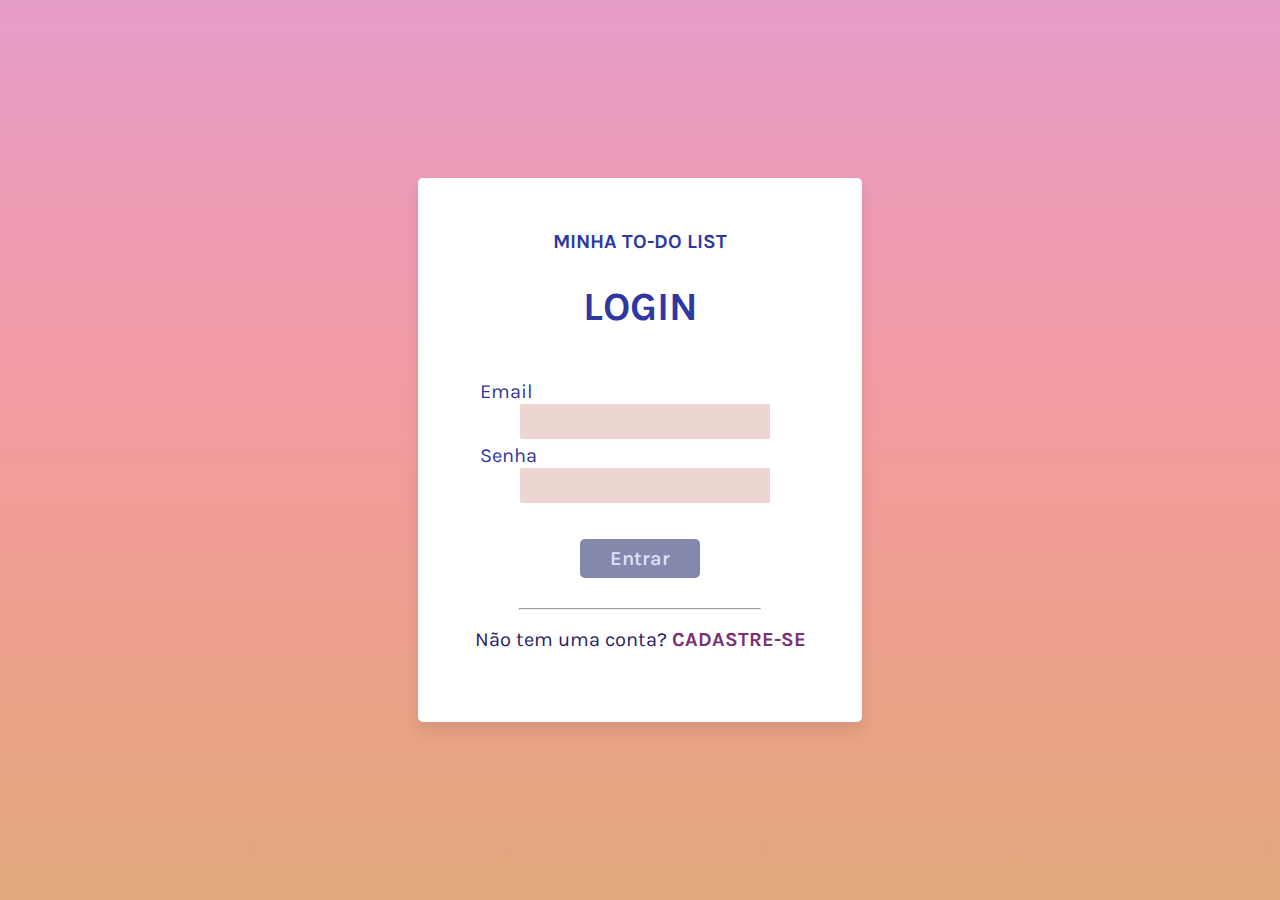
<file: index.html>
<!DOCTYPE html>
<html lang="pt-br">
  <head>
    <meta charset="UTF-8">
    <meta http-equiv="X-UA-Compatible" content="IE=edge">
    <meta name="viewport" content="width=device-width, initial-scale=1.0">

    <link rel="stylesheet" href="./css/login.css">
    <!-- GOOGLE FONTES -->
    <link rel="preconnect" href="https://fonts.googleapis.com">
    <link rel="preconnect" href="https://fonts.gstatic.com" crossorigin>
    <link href="https://fonts.googleapis.com/css2?family=Karla:ital,wght@0,200;0,300;0,400;0,600;0,700;1,200;1,300;1,400;1,500;1,600&display=swap" rel="stylesheet">
    <title>Login</title>
  </head>
  <body>
    <div class='container'>
      <!-- FORM DE CADASTRO -->
      <div class='cadastro' style="display:none">
        <form>
          <h2>Crie sua conta</h2>
          <div class="label-float">
            <input type="text" id="nome" autocomplete="disabled" onblur="validar_nome()">
            <label id="labelNome" for="nome">Nome</label>
          </div>
          <div class="label-float">
            <input type="password" id="senha">
            <label id="labelSenha" for="senha">Senha</label>
          </div>
          <div class="label-float">
            <input type="password" id="confirmSenha">
            <label id="labelConfirmSenha" for="confirmSenha">Repetir senha</label>
          </div>
          <div class="label-float">
            <input type="email" id="email" onblur="validar_email(form.email)">
            <label id="labelEmail" for="email">E-mail</label>
          </div>
          <div class='botao'>
            <button type="submit" onsubmit="validar_tudo()">Cadastrar</button>
          </div>
          <div class='botao'>
            <hr>
          </div>
          <div>
            <p>Já tem uma conta? Faça <a id="link1" href="#">LOGIN</a></p>
        </form>
      </div>
    </div>
      <!-- FORM DE LOGIN  -->
    <div class='login' style="display: block;">
      <form id="form">
        <h1>Minha to-do list</h1>
        <h2 id="H2">Login</h2>
        <div class='label-float'>
          <input type='email' id='email#'>
          <label id='emailLabel' for='usuario'>Email</label>
        </div>
        <div class='label-float'>
          <input type='password' id='senha#'>
          <label id='senhaLabel' for='senha'>Senha</label>
        </div>
      </form>
      <div class='botao'>
        <button id="botaoo">Entrar</button>
      </div>
      <div class='botao'>
        <hr>
      </div>
      <p> Não tem uma conta? <a id="link2" href="#">CADASTRE-SE</a></p>
    </div>
    <!-- SCRIPT -->
    <script src="./js/script-cadastro.js"></script>
    <script src="./js/script-login.js"></script>
  </body>
</html>
</file>
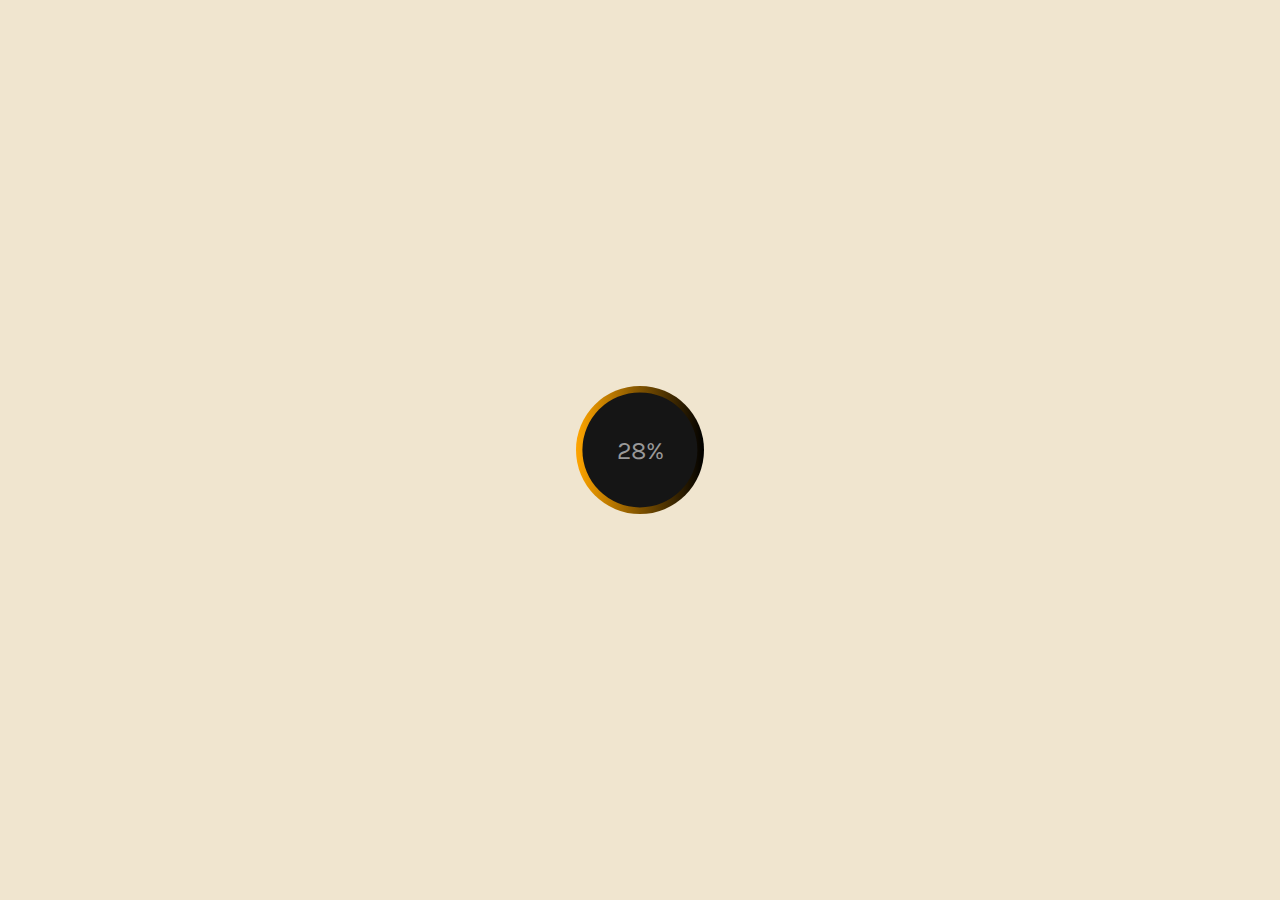
<file: to-do-list.html>
<!DOCTYPE html>
<html lang="pt-br">

<head>
    <meta charset="UTF-8">
    <meta http-equiv="X-UA-Compatible" content="IE=edge">
    <meta name="viewport" content="width=device-width, initial-scale=1.0">
    <!-- CSS -->
    <link rel="stylesheet" href="./css/style-tarefas.css">
    <link rel="stylesheet" href="./css/modal.css">
    <!-- GOOGLE FONTES -->
    <link rel="preconnect" href="https://fonts.googleapis.com">
    <link rel="preconnect" href="https://fonts.gstatic.com" crossorigin>
    <link href="https://fonts.googleapis.com/css2?family=Karla:ital,wght@0,200;0,300;0,400;0,600;0,700;1,200;1,300;1,400;1,500;1,600&display=swap" rel="stylesheet">
    <title>Minha to-do-list</title>
</head>

<body>
    <header>
        <!-- NAVBAR -->
        <nav>
            <div class="minha-lista">
                <a class="home" href="#">To-do list</a>
            </div>
            <div class="dropdown">
                <button class="dropbtn"><img class="icone-user" src="./img/user.svg" alt="ícone do usuário"><i class="fa fa-caret-down"></i>
                </button>
                <div class="dropdown-content">
                    <a id="btsair" href="#">Sair</a>
                </div>
            </div>
        </nav>
    </header>
    <main>

        <div class="loading">
            <div class="spinner">
                <div class="porcent">100%</div>
            </div>
        </div>

        <!-- FORMULÁRIO DE CRIAÇÃO DE TAREFAS -->
        <form id="form-tarefa">
            <h1>Minha to-do list</h1>
            <h2 id="logado"></h2>
            <label>Data de criação:
                <div id="data-criacao" class="inputs"></div>
            </label>
            <label for="data-limite">Data limite:
                <input type="date" id="data-limite" class="inputs" required>
            </label>
            <label for="tarefa" id="label-tarefa">Tarefa:</label>
            <textarea name="tarefa" id="txtTarefa" cols="30" rows="10" minlength="10" maxlength="100" required></textarea>
            <button type="submit" id="add-tarefa">Adicionar tarefa</button>
        </form>
        <!-- CARD DE TAREFAS -->
        <ul id="lista"></ul>
    </main>
    <!-- SCRIPT -->
    <script src="js/script-tarefas.js"></script>
</body>

</html>
</file>
<file: css/login.css>
* {
  margin: 0;
  padding: 0;
  font-family: "Karla", sans-serif;
  font-size: 10px;
}

html{
  width: 100vw;
  height: 100vh;
}

body {
  background-image: linear-gradient(
    180deg,
    #e59ec9 0,
    #e99dc2 8.33%,
    #ed9cbb 16.67%,
    #f09cb3 25%,
    #f19cac 33.33%,
    #f29ca4 41.67%,
    #f29d9d 50%,
    #f19e96 58.33%,
    #efa090 66.67%,
    #eca28a 75%,
    #e9a484 83.33%,
    #e4a680 91.67%,
    #e0a97c 100%
  );
  background-position: center;
  background-repeat: no-repeat;
  background-size: cover;
  background-attachment: fixed; 
}

.container {
  position: absolute;
  top: 50%;
  left: 50%;
  transform: translate(-50%, -50%);
}

.cadastro {
  background-color: white;
  background-position: bottom;
  background-repeat: no-repeat;
  background-size: cover;
  padding: 2rem;
  border: 2px solid rgb(255, 255, 255);
  box-shadow: 0px 8px 16px 0px rgba(0,0,0,0.1);
  border-radius: .5rem;
  width: 26rem;
  height: 45rem;
  min-height: 300px;
  padding-bottom: 10rem;
}

.login {
  background-color: white;
  background-position: bottom;
  background-repeat: no-repeat;
  background-size: cover;
  padding: 2rem;
  border: 2px solid rgb(255, 255, 255);
  border-radius: .5rem;
  box-shadow: 0px 8px 16px 0px rgba(0,0,0,0.1);
  width: 26rem;
  height: 50rem;
  min-height: 300px;
}

h1 {
  text-align: center;
  font-size: 2rem;
  margin-top: 3rem;
  margin-bottom: 3rem;
  color: #2f38a2;
  overflow: hidden;
  text-transform: uppercase;
}

h2{
  text-align: center;
  font-size: 3rem;
  margin-top: 2rem;
  margin-bottom: 4rem;
  color: #2f38a2;
  overflow: hidden;
  text-transform: uppercase;
}

#H2{
  text-align: center;
  font-size: 4rem;
  margin-top: 3rem;
  margin-bottom: 5rem;
  color: #2f38a2;
  overflow: hidden;
  text-transform: uppercase;
}

.label-float{
    position: relative;
    margin: 0.5rem;
    font-size: 5rem;
  }

#labelNome, #labelSenha, #labelConfirmSenha, #labelEmail, #emaillabel, #senhalabel{
    font-size: 2rem;
}

.label-float input{
  width: 24rem;
  padding: 5px;
  display: inline-block;
  border: 0;
  background-color: transparent;
  outline: none;
  font-size: 1.5rem;
  transition: all .3s ease-out;
  border-radius: .2rem;
  background-color: #edd6d2;
  height: 2.5rem;
  color: #6b705c;
}

.label-float label{
  color: #2f38a2;
  font-size: 2rem;
  pointer-events: none;
  position: absolute;
  top: 0;
  left: 0;
}

.label-float input:focus + label,
.label-float input:valid + label{
  font-size: 2rem;
  margin-top: 0;
  color: #2f38a2;
}

button{
  border: none;
  background-color: #8488ac;
  padding: .8rem;
  width: 12rem;
  border-radius: .5rem;
  align-self: center;
  color: #dee0fc;
  font-size: 2rem;
  font-weight: 600;
  margin-top: 2.5rem;
  cursor: pointer;
  transition: all .4s ease-out;
}

button:hover{
  background-color: rgb(182, 17, 127);
}

.botao{
  display: flex;
  justify-content: center;
  height: 4rem;
}

.redirec{
justify-content: center;
}

#cdst{
  background-color: transparent;
  border: 0;
  color:black;
  font-weight: bold;
  font-size: 2rem;
  outline: none;
  transition: all .4s ease-out;
}

hr{
  margin-top: 15%;
  margin-bottom: 10%;
  width: 60%;
}

p{
  color: #272262;
  font-size: 2rem;
  text-align: center;
  margin-top: 1.5rem;
  margin-bottom: 1.5rem;
}

a{
  font-size: 20px;
  color: #7a3077;
  font-weight: bold;
  text-decoration: none;
  transition: all .3s ease-out;
}

a:hover{
  color: #272262;
}


/* MEDIA QUERIES */

@media (min-width: 481px) {
  .cadastro {
    width: 40rem;
  }

  .login {
    width: 40rem;
    /* display: flex; */
  }

  .label-float, input {
    margin-left: 4rem;
  }

  button {
    margin-top: 6rem;
  }

  p {
    margin-top: 4rem;
  }
}
</file>
<file: css/style-tarefas.css>
* {
  padding: 0;
  margin: 0;
  font-family: "Karla", sans-serif;
  box-sizing: border-box;
  list-style: none;
}

body {
  background-color: #f0e5cf;
  color: #2f38a2;
}

/* NAVBAR */

nav {
  display: flex;
  justify-content: space-between;
  background-image: linear-gradient(
    180deg,
    #e59ec9 0,
    #e99dc2 8.33%,
    #ed9cbb 16.67%,
    #f09cb3 25%,
    #f19cac 33.33%,
    #f29ca4 41.67%,
    #f29d9d 50%,
    #f19e96 58.33%,
    #efa090 66.67%,
    #eca28a 75%,
    #e9a484 83.33%,
    #e4a680 91.67%,
    #e0a97c 100%
  );
}

.minha-lista {
  margin-top: 1.5rem;
  font-size: 1.2rem;
  font-weight: 700;
}

.home {
  text-decoration: none;
  color: #2f38a2;
  padding: 1rem;
  margin-left: 1rem;
}

.home:hover {
  color: #dee0fc;
}

.icone-user {
  width: 2.4rem;
}

/* The dropdown container */
.dropdown {
  float: left;
  overflow: hidden;
}

/* Dropdown button */
.dropdown .dropbtn {
  cursor: pointer;
  font-size: 0.5rem;
  border: none;
  outline: none;
  padding: 14px 16px;
  background-color: inherit;
  font-family: inherit;
  margin: 0;
}

/* Dropdown content (hidden by default) */
.dropdown-content {
  display: none;
  position: absolute;
  background-color: #f0e5cf;
  border-radius: 0.3rem;
  min-width: 160px;
  box-shadow: 0px 8px 16px 0px rgba(0, 0, 0, 0.1);
  z-index: 1;
}

/* Links inside the dropdown */
.dropdown-content a {
  float: none;
  color: #2f38a2;
  padding: 12px 16px;
  text-decoration: none;
  display: block;
  text-align: left;
}

/* Show the dropdown menu on hover */
.dropdown:hover .dropdown-content {
  display: block;
}

.dropdown-content a:hover {
  color: #7f87f6;
}

/* FORMULÁRIO DE CRIAÇÃO DE TAREFAS */

main {
  display: flex;
  justify-content: center;
  flex-wrap: wrap;
  gap: 2rem;
}

#form-tarefa {
  background-color: white;
  margin: 1rem;
  max-width: 24rem;
  height: 35rem;
  margin-top: 4rem;
  align-self: center;
  padding: 1.5rem;
  border-radius: 0.5rem;
  box-shadow: 0px 8px 16px 0px rgba(0, 0, 0, 0.1);
  display: flex;
  flex-direction: column;
  gap: 0.5rem;
  font-size: 1.2rem;
  font-weight: 600;
  align-self: inherit;
}

#form-tarefa > h1 {
  text-transform: uppercase;
  letter-spacing: 0.1rem;
  text-align: center;
  margin-bottom: 0.5rem;
}

#logado {
  text-transform: uppercase;
  letter-spacing: 0.1rem;
  text-align: center;
  margin-bottom: 1rem;
  font-size: 1rem;
  color: #8488ac;
}

.inputs {
  border: none;
  background-color: #edd6d2;
  padding: 0.5rem;
  border-radius: 0.2rem;
  color: #6b705c;
  margin-top: 1rem;
  height: 2.5rem;
  font-size: 1rem;
  max-width: 10rem;
}

#data-criacao {
  display: inline-block;
  padding: 0.5rem 1rem;
}

#label-tarefa {
  margin-top: 1rem;
}

#form-tarefa textarea {
  border: none;
  max-width: 22rem;
  height: 5rem;
  background-color: #edd6d2;
  padding: 0.5rem;
  border-radius: 0.2rem;
  resize: none;
  color: #6b705c;
  font-size: 1rem;
}

#add-tarefa {
  border: none;
  background-color: #8488ac;
  padding: 0.5rem;
  width: 9rem;
  border-radius: 0.2rem;
  align-self: center;
  color: #dee0fc;
  font-size: 1rem;
  font-weight: 600;
  margin-top: 1.5rem;
  cursor: pointer;
}

#add-tarefa:hover {
  color: #0a115d;
}

/* CARDS DE TAREFAS */

ul {
  margin: 1rem;
  margin-top: 4rem;
  padding: 0;
  list-style-type: none;
}

ul li {
  position: relative;
  padding: 2rem;
  background: #eee;
  font-size: 1rem;
  transition: 0.2s;
  -webkit-user-select: none;
  -moz-user-select: none;
  -ms-user-select: none;
  user-select: none;
  color: rgb(8, 0, 85);
}

ul li:nth-child(odd) {
  background: #f9f9f9;
}

ul li:hover {
  background: #ddd;
}

ul li.checked {
  background: #8488ac;
  color: #fff;
  text-decoration: line-through;
}

li {
  background-color: #eee;
  color: #444;
  cursor: pointer;
  padding: 18px;
  width: 100%;
  border: none;
  text-align: left;
  outline: none;
  font-size: 1rem;
  transition: 0.4s;
  display: flex;
  flex-direction: column;
  gap: 1rem;
  box-shadow: 0px 8px 16px 0px rgba(0, 0, 0, 0.1);
}

.active,
li:hover {
  background-color: #ccc;
}

#form-tarefa:after {
  content: "";
  display: table;
  clear: both;
}

.icones-cards {
  display: flex;
  justify-content: flex-end;
  gap: 1rem;
}

#icone-lixeira {
  cursor: pointer;
  width: 1.5rem;
}

input[type="checkbox"] {
  cursor: pointer;
  position: relative;
  zoom: 1.6;
}

/* Loading */
.loading {
  width: 100%;
  height: 100%;
  background-color: #f0e5cf;
  position: absolute;
  top: 0;
  left: 0;
  display: flex;
  align-items: center;
  justify-content: center;
  z-index: 3;
}

.spinner {
  position: relative;
  width: 8rem;
  height: 8rem;
  border-radius: 50%;
}

.spinner::before,
.spinner:after {
  content: "";
  position: absolute;
  border-radius: 50%;
}

.spinner:before {
  width: 100%;
  height: 100%;
  background: white;
  background-image: linear-gradient(90deg, orange 0%, black 100%);
  animation: spin 5s infinite linear;
}

.spinner:after {
  width: 90%;
  height: 90%;
  background-color: #151515;
  top: 50%;
  left: 50%;
  transform: translate(-50%, -50%);
}

.porcent {
  color: #999;
  font-size: 25px;
  font-weight: 400;
  z-index: 1;
  position: absolute;
  top: 50%;
  left: 50%;
  transform: translate(-50%, -50%);
}

@keyframes spin {
  to {
    transform: rotate(360deg);
  }
}

/* MEDIA QUERIES */

@media (min-width: 0px) and (max-width: 480px) {
  ul {
    width: 24rem;
    margin-top: 1rem;
  }
}

@media (min-width: 481px) and (max-width: 980px) {
  ul {
    margin-top: 1rem;
    width: 40rem;
  }
}

@media (min-width: 981px) and (max-width: 1279px) {
  ul {
    width: 40rem;
  }
}

@media (min-width: 1280px) {
  main {
    gap: 6rem;
  }

  ul {
    width: 40rem;
  }
}
</file>
<file: css/modal.css>
/* The Modal (background) */
*{
  font-family: "Karla", sans-serif;
  color: #2f38a2;
}


.modal {
    display: none; 
    position: fixed;
    z-index: 1;
    left: 0;
    top: 0;
    width: 100%; 
    height: 100%; 
    overflow: auto; 
    background-color: rgba(0,0,0,0.6); 

  }
  
  /* Modal Content/Box */
  .modal-content {
    background-color: #fefefe;
    margin: 15% auto;
    padding: 1.5rem;
    padding-bottom: 2.5rem;
    border: 1px solid #888;
    width: 18rem;
    border-radius: .5rem;
    display: flex;
    flex-direction: column;
  }
  
  /* The Close Button */
  .close {
    color: #aaa;
    float: right;
    font-size: 28px;
    font-weight: bold;
    align-self: flex-end;
    margin-top: -.7rem;
    margin-bottom: .5rem;
  }
  
  .close:hover,
  .close:focus {
    color: black;
    text-decoration: none;
    cursor: pointer;
  }

.modal p {
  text-align: center;
  font-size: 1.2rem;
}

.btnModal{
  border: none;
  background-color: #8488ac;
  padding: .5rem;
  width: 9rem;
  border-radius: .2rem;
  align-self: center;
  color: #dee0fc;
  font-size: 1rem;
  font-weight: 600;
  margin-top: 1.5rem;
  cursor: pointer;
  }

.btnModal:hover {
      color: #0a115d;
    }


/* MEDIA QUERIES */

@media (min-width: 1280px) {
  .modal-content {
    width: 35rem;
  }
}
</file>
